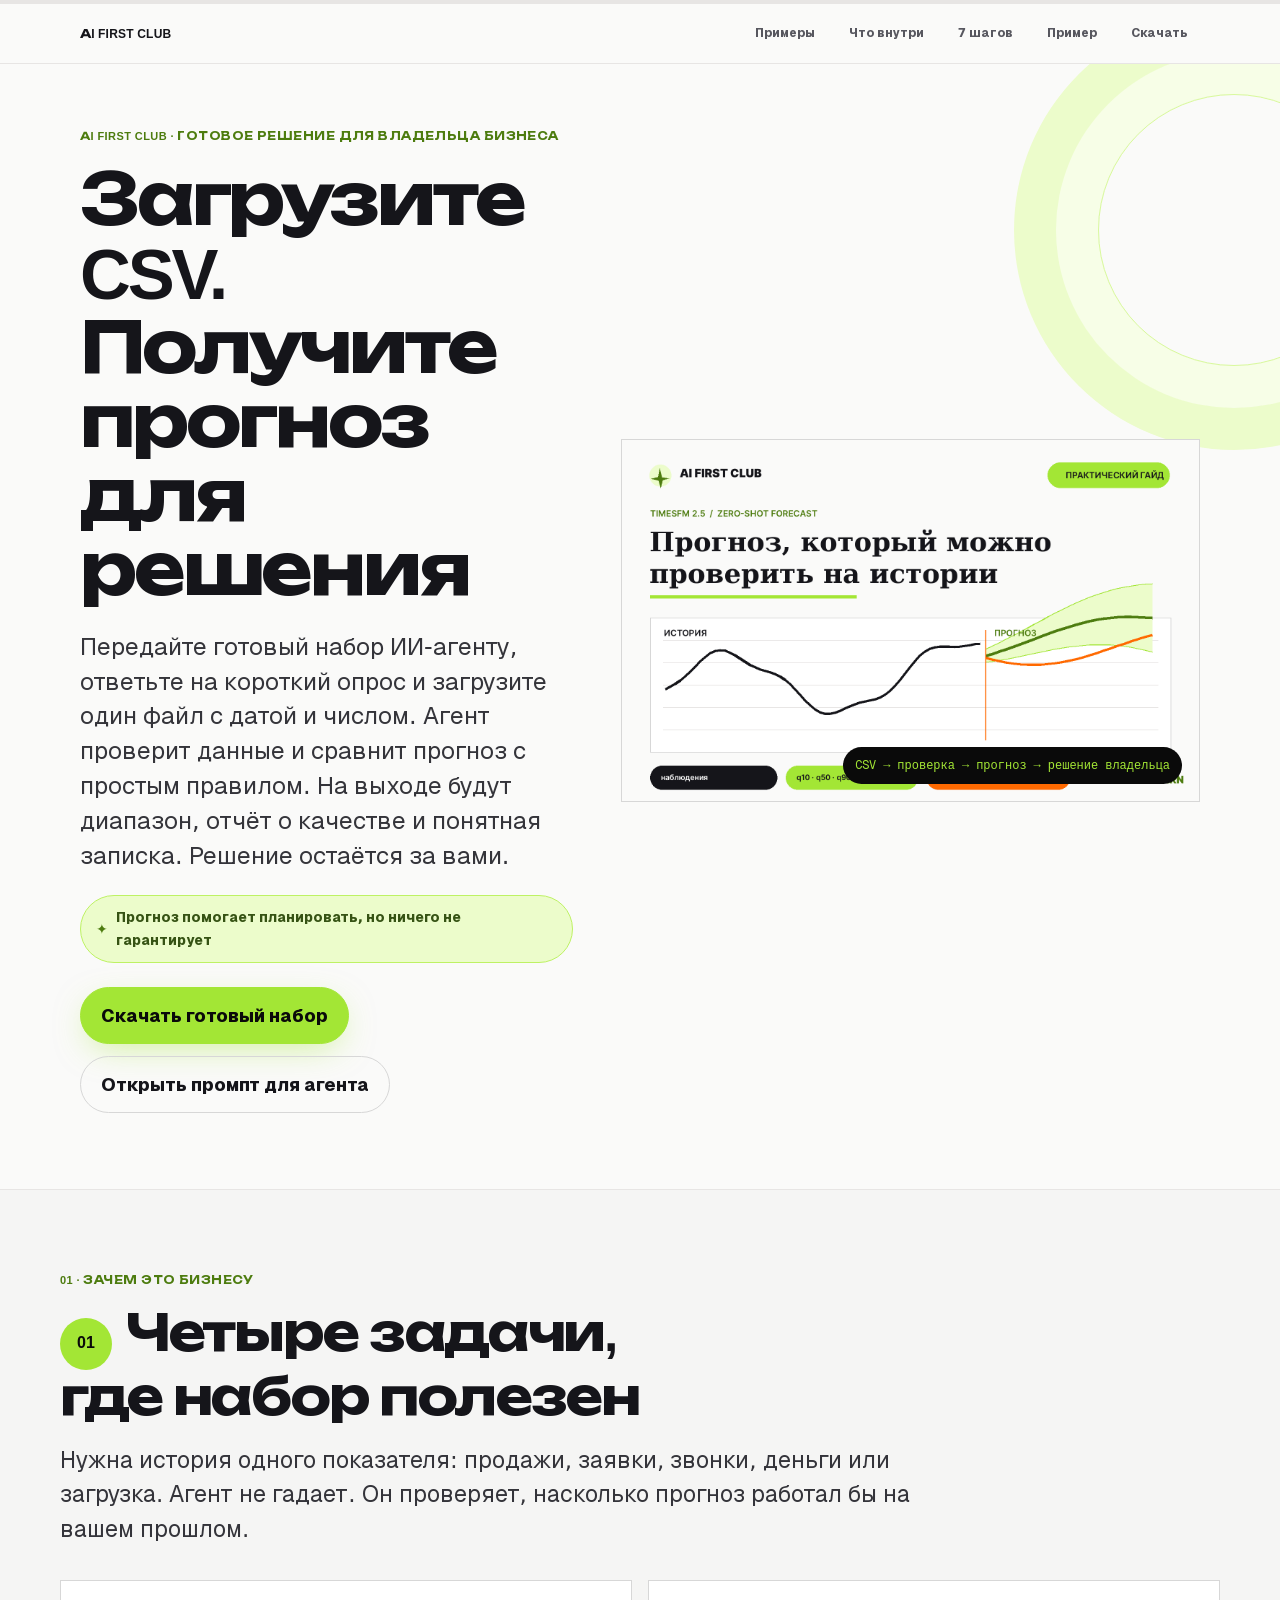
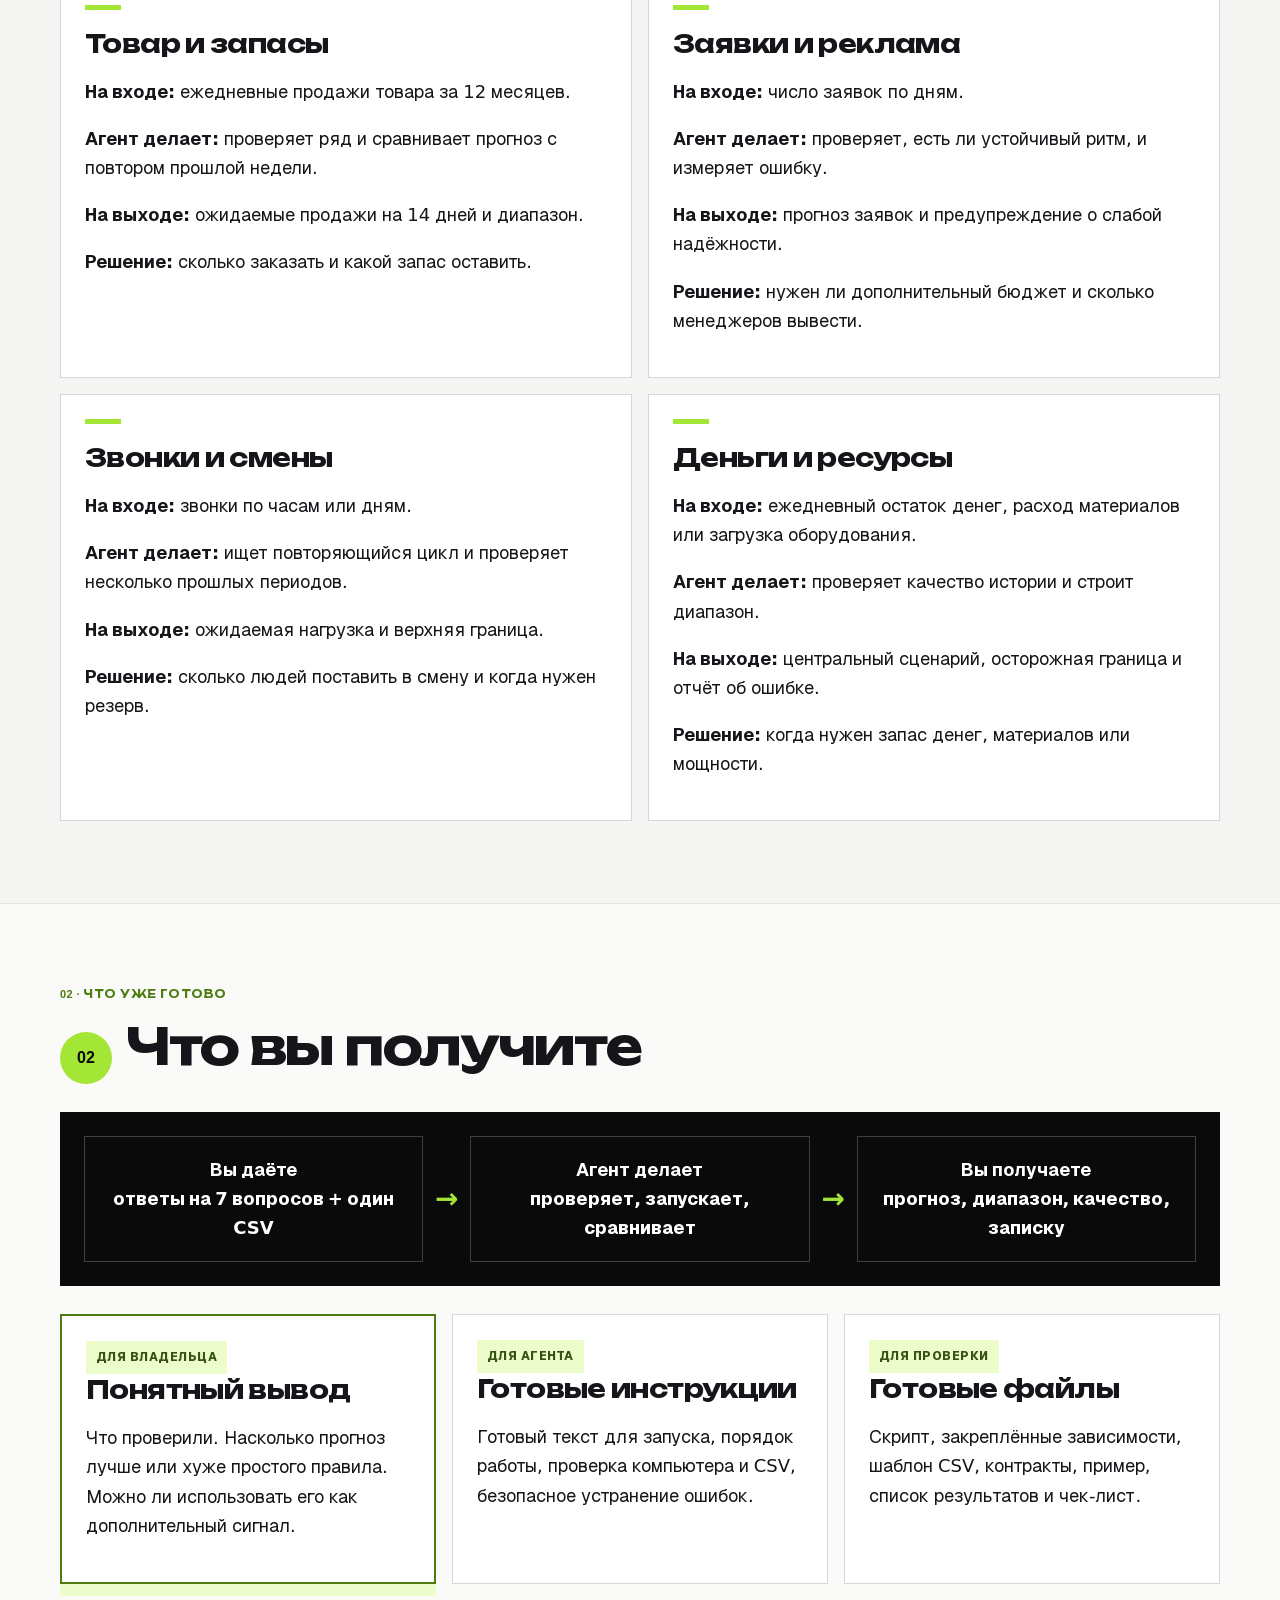
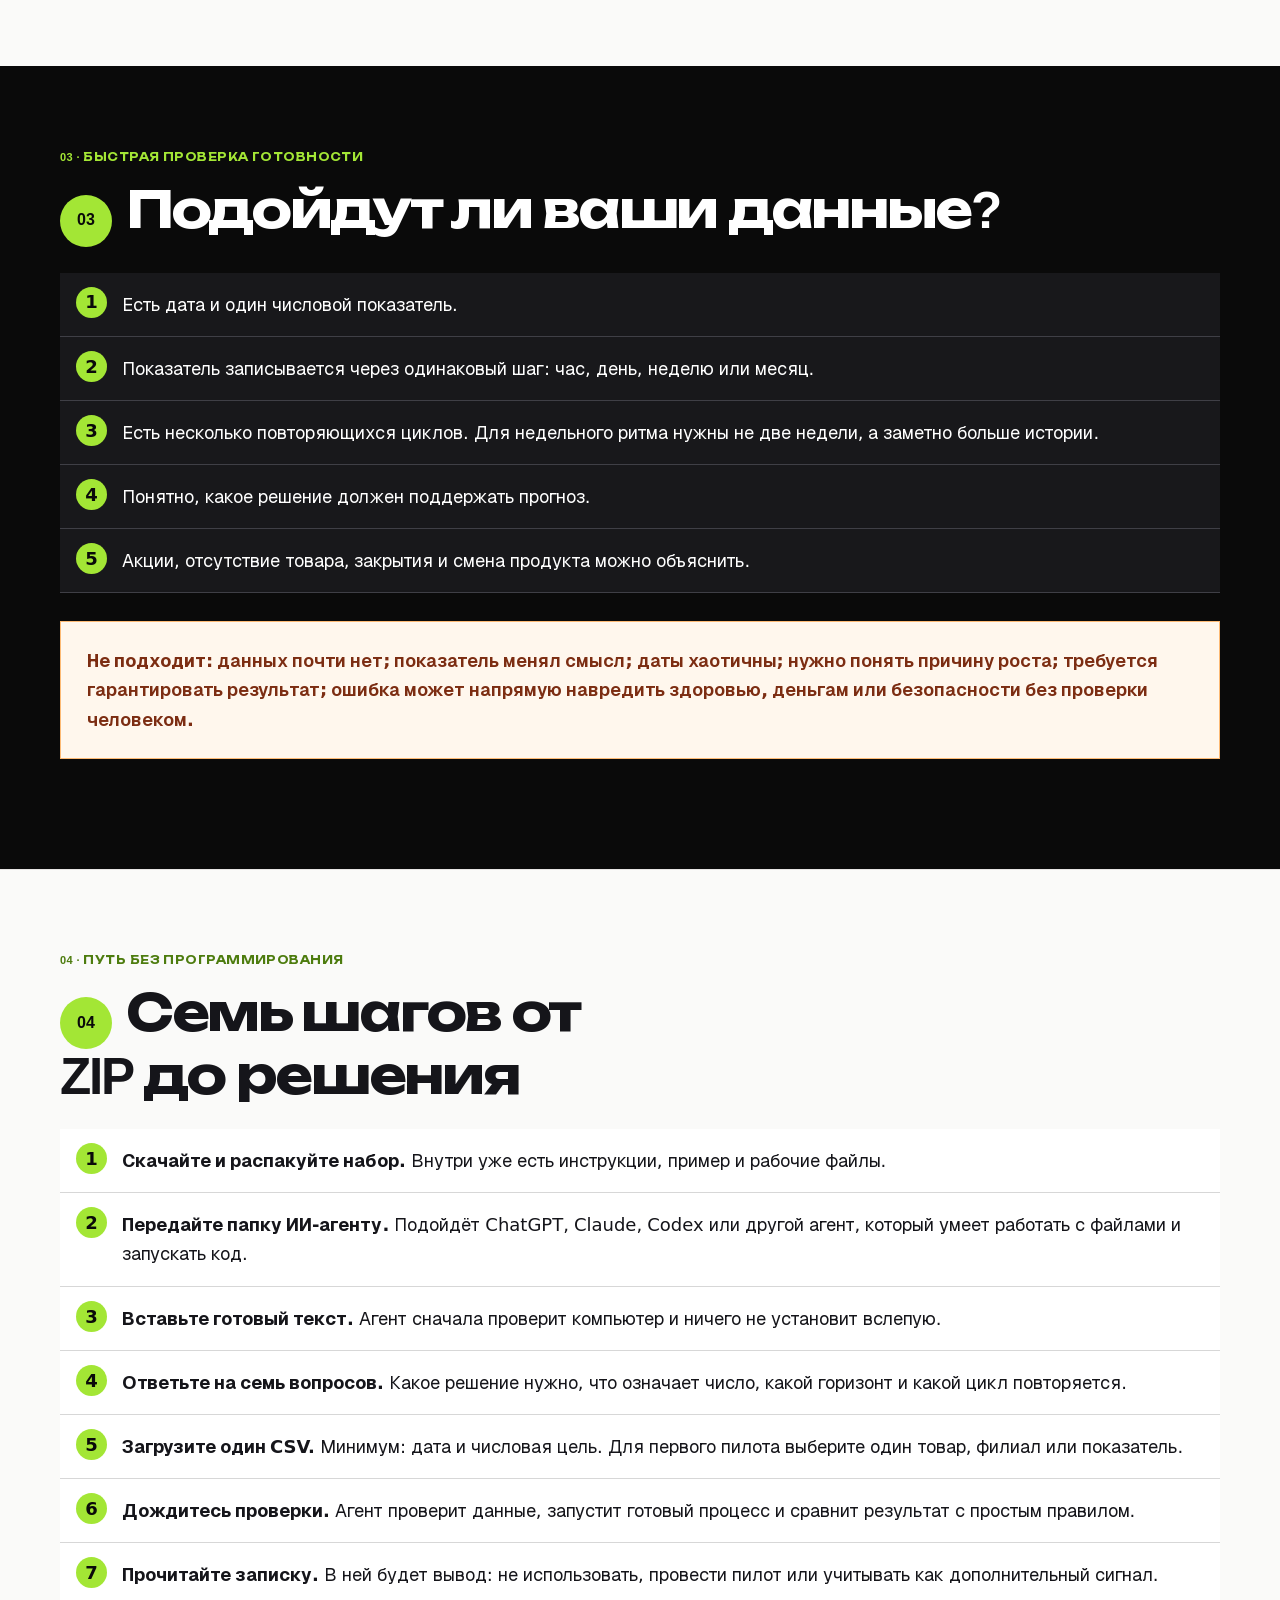
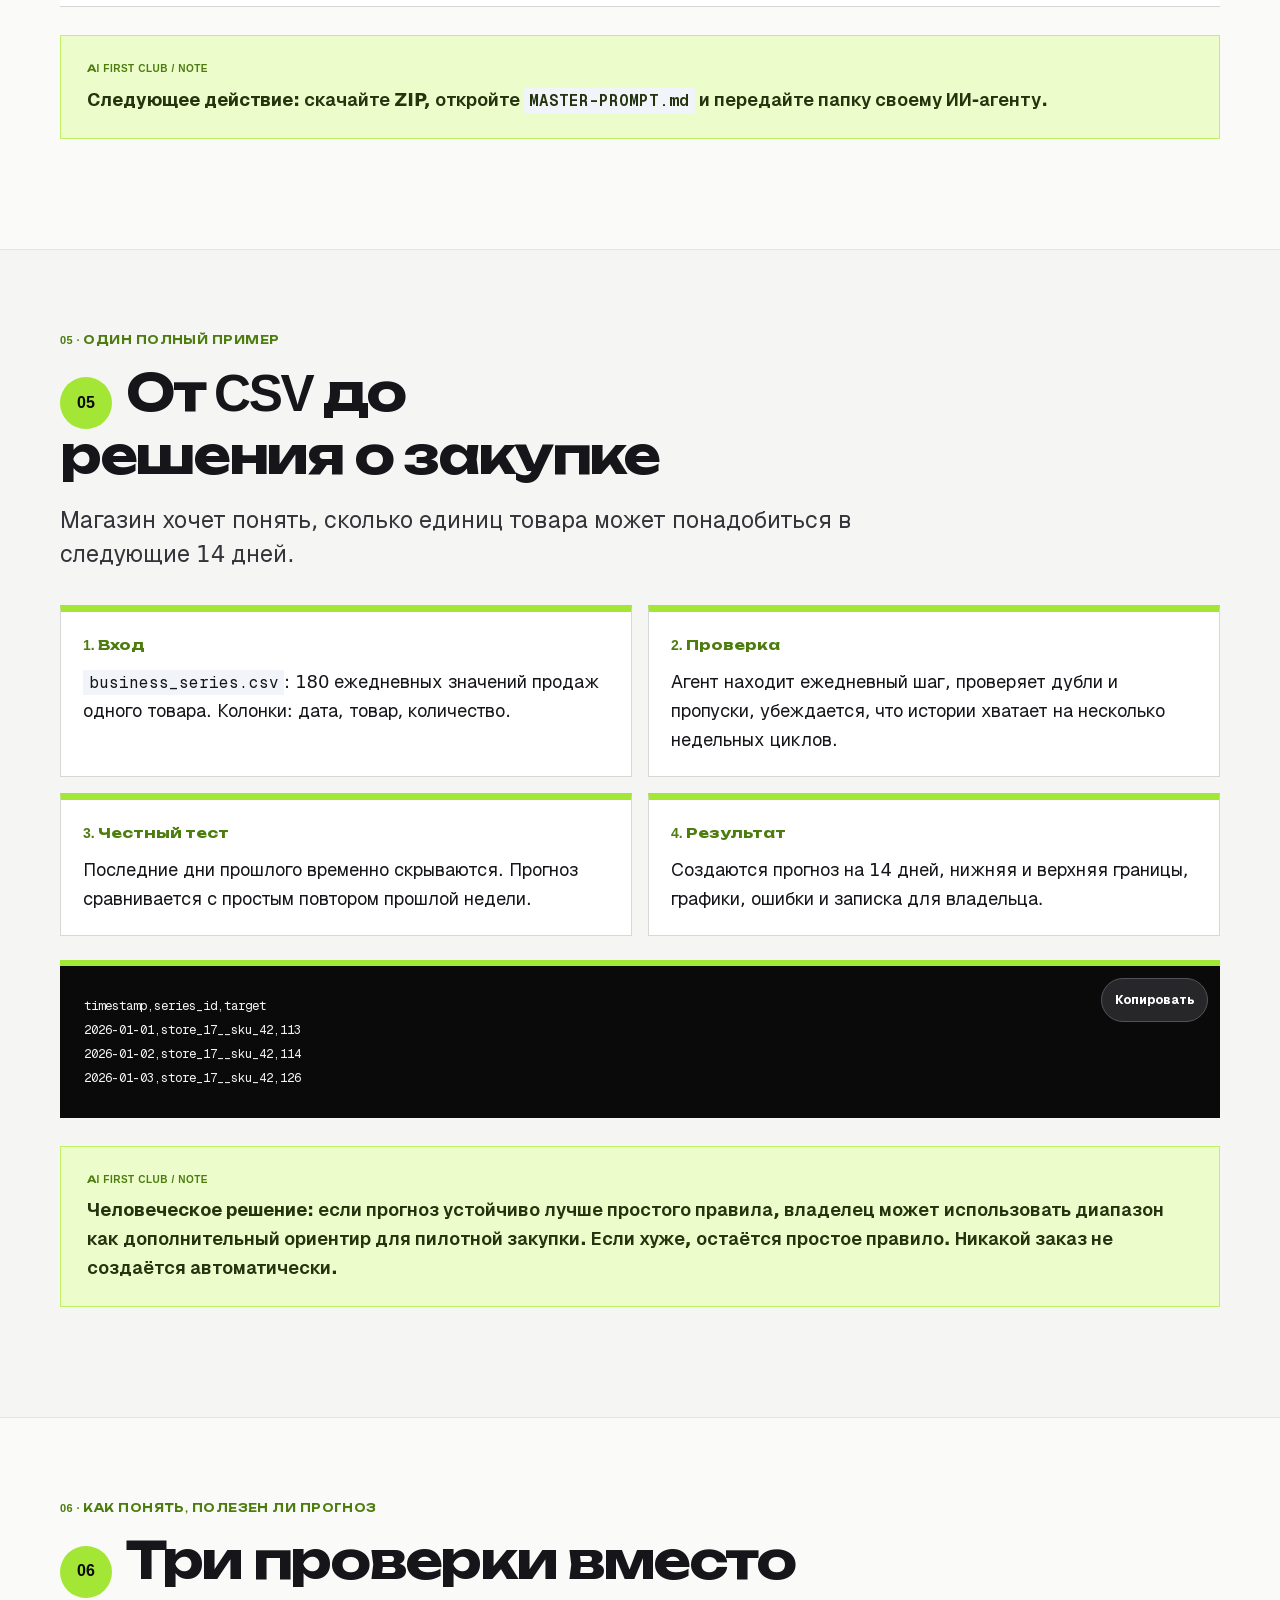
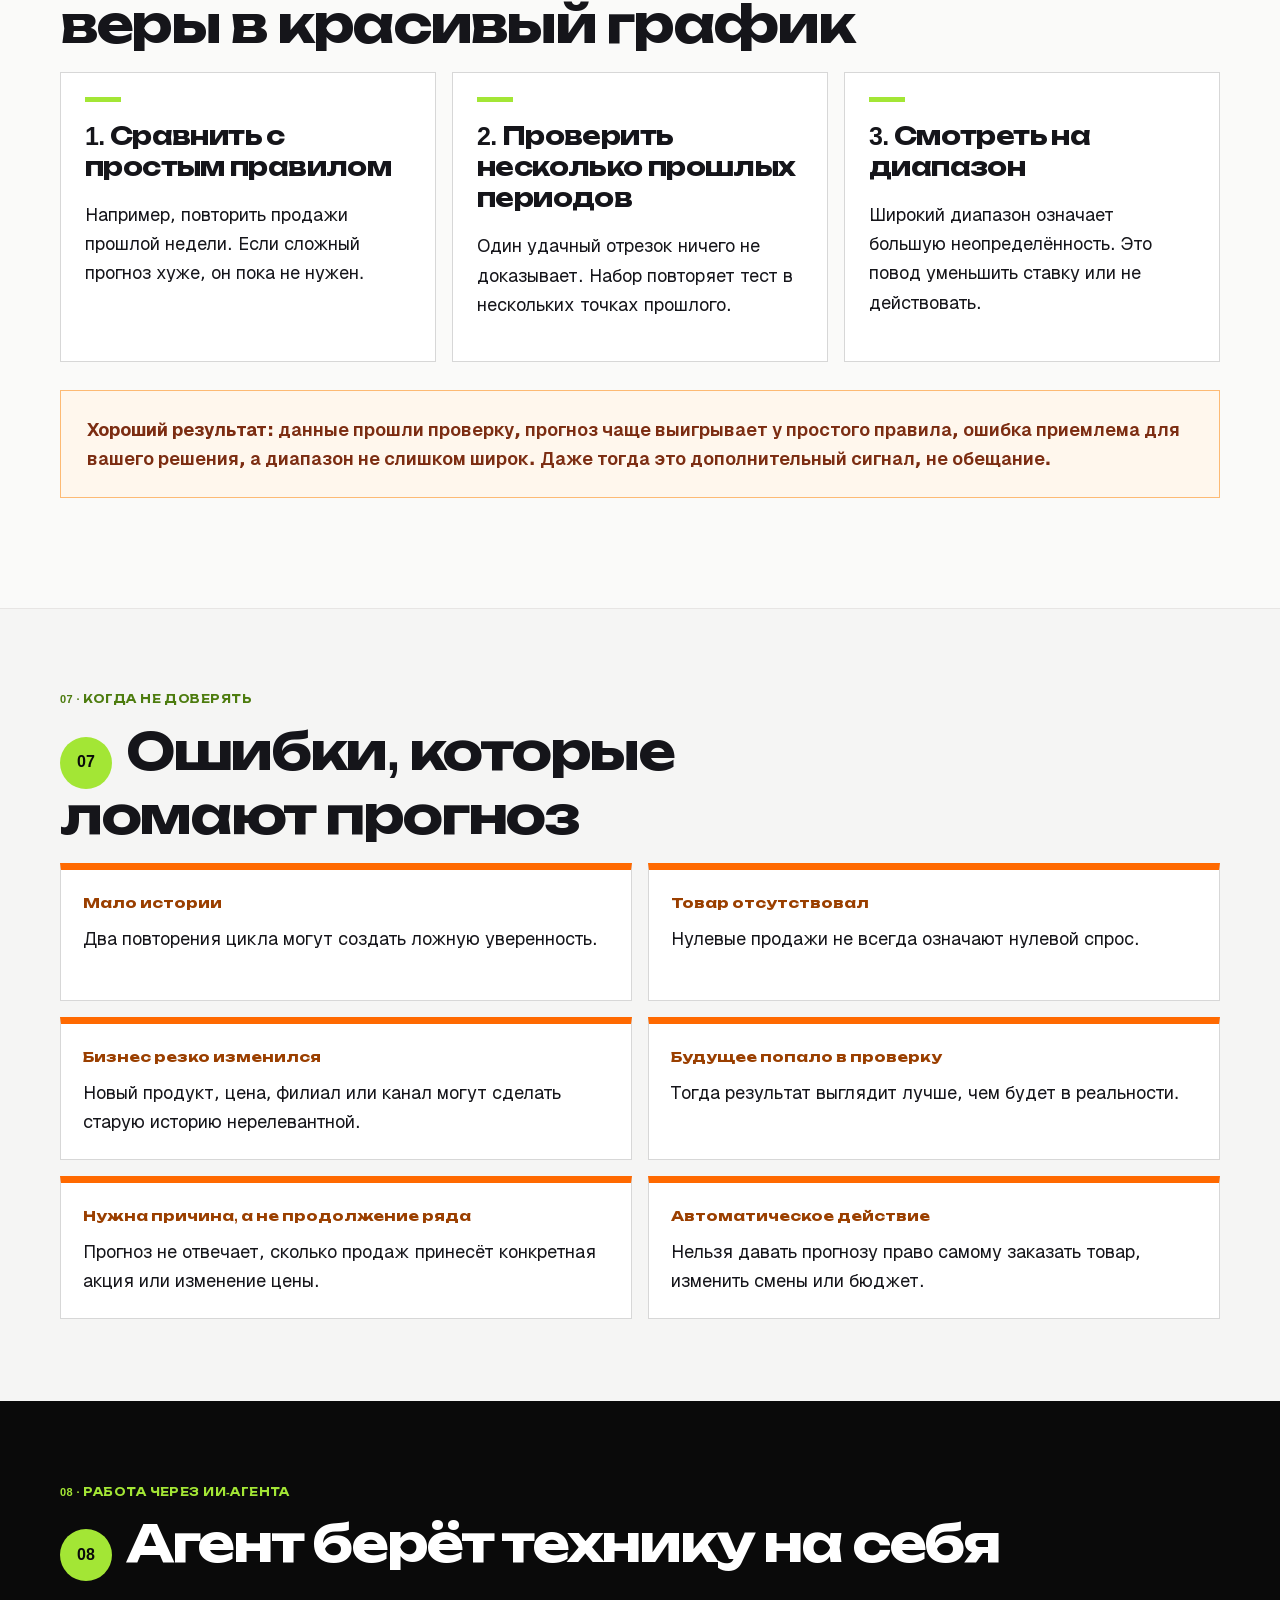
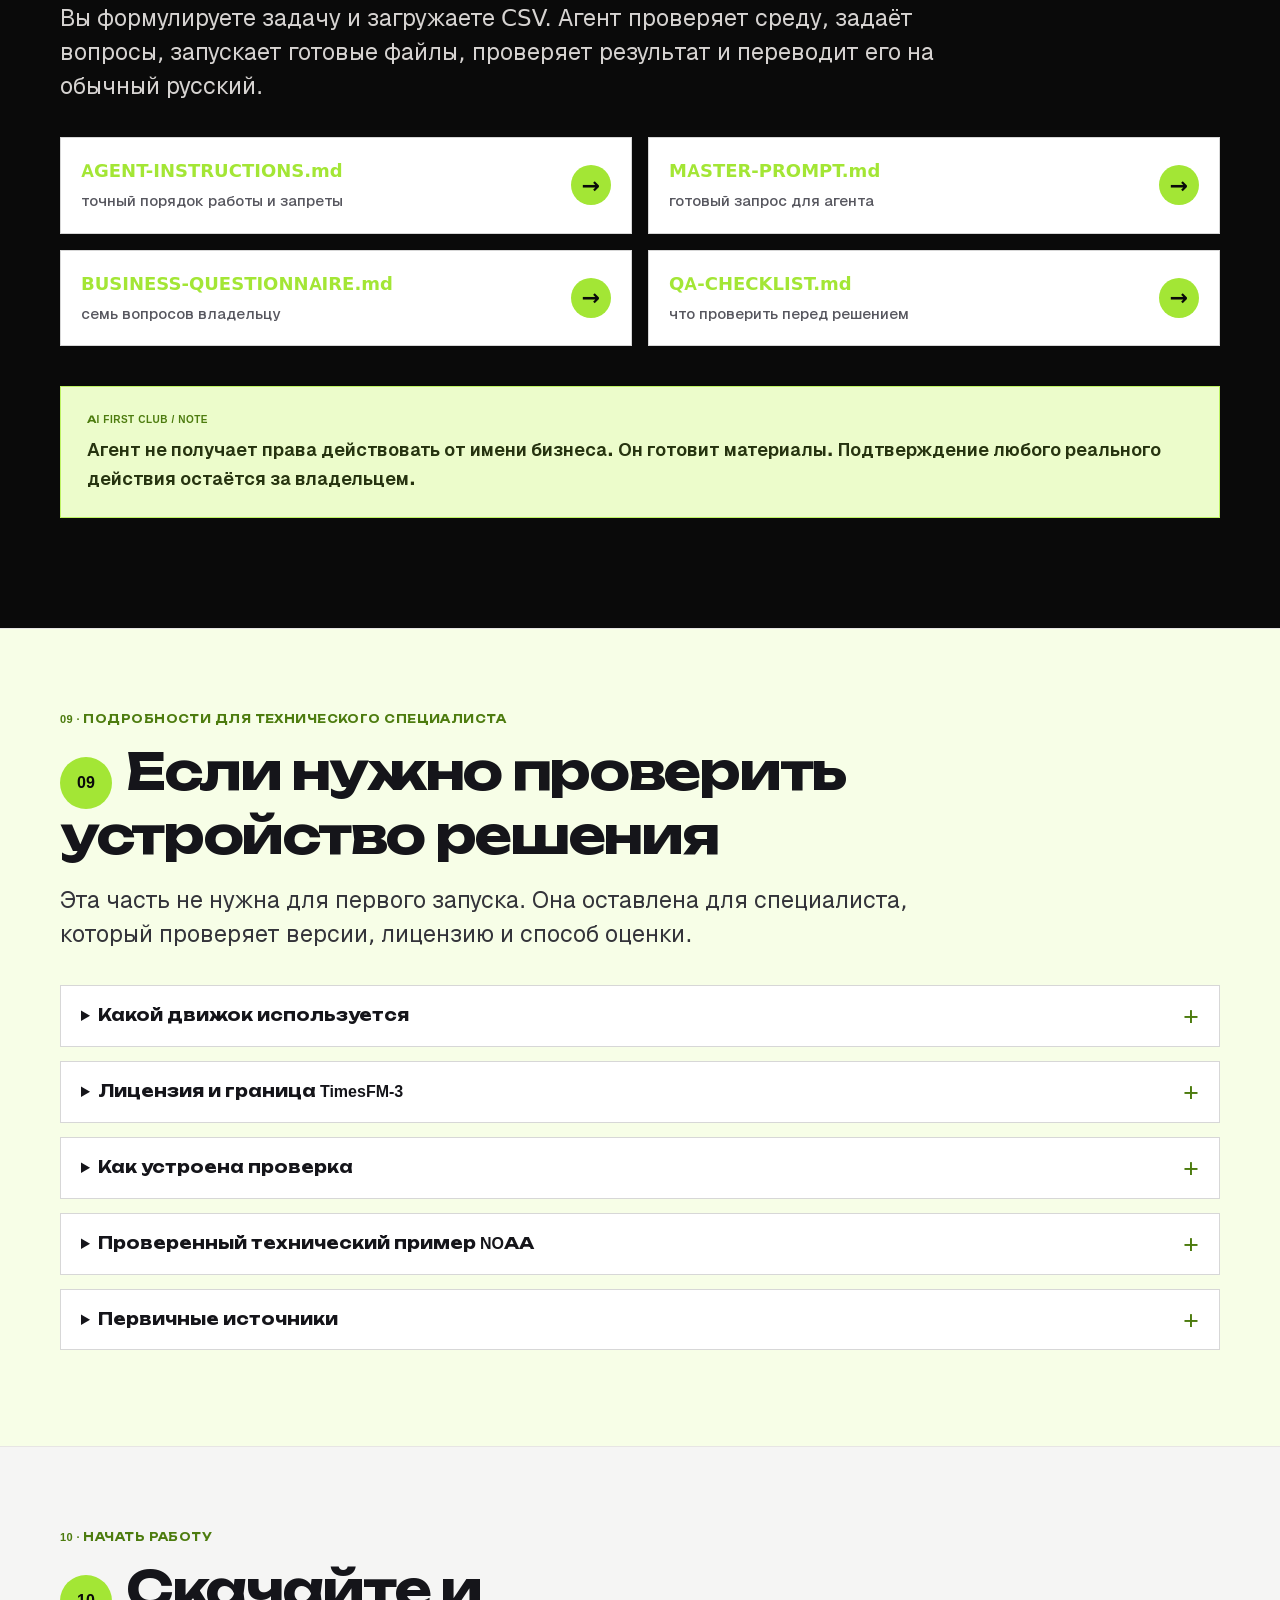
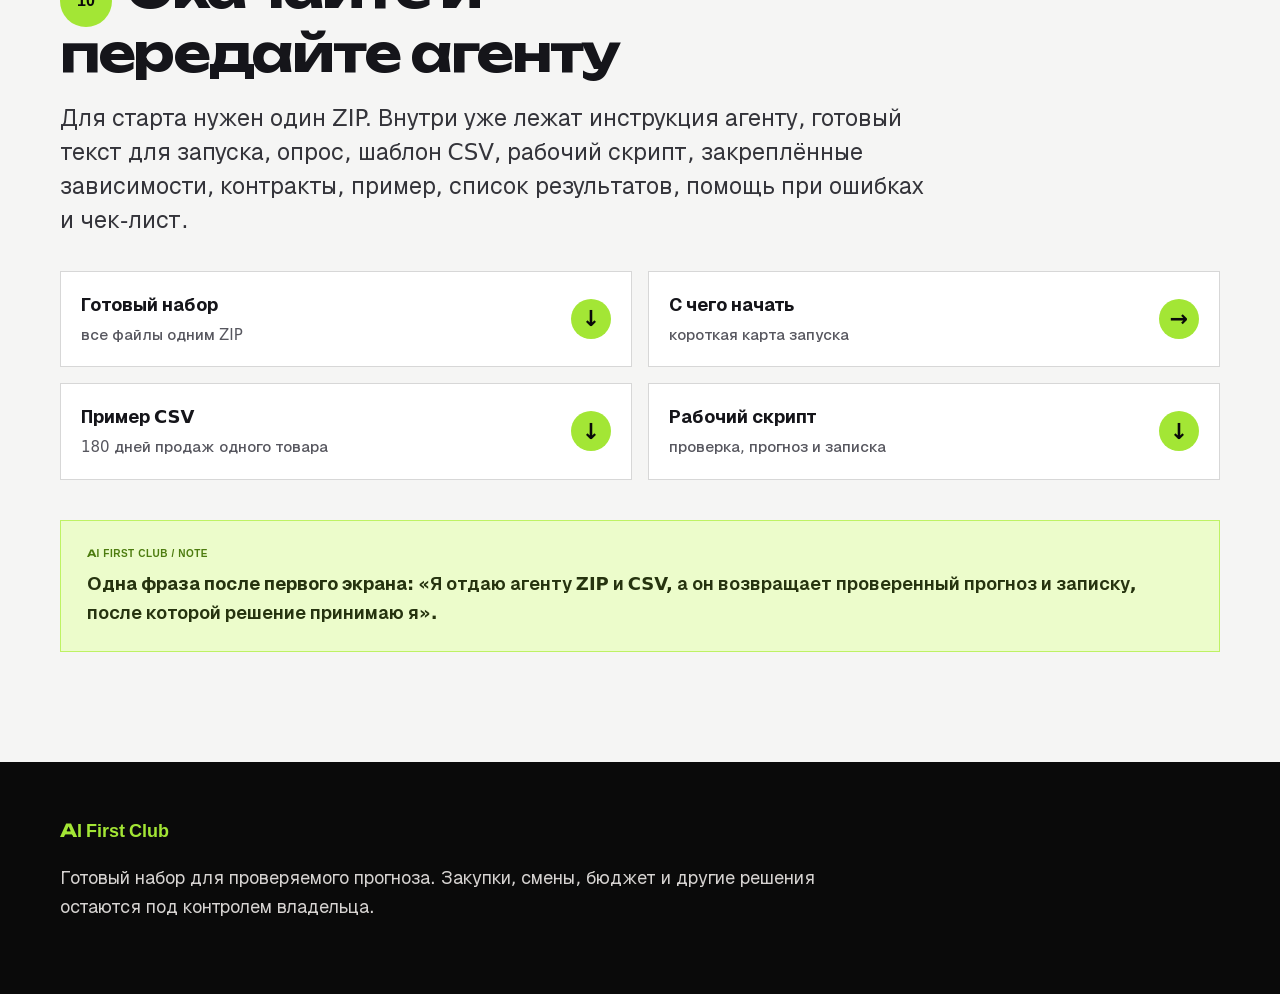
<file: index.html>
<!doctype html>
<html lang="ru">
<head>
<meta charset="utf-8"><meta name="viewport" content="width=device-width,initial-scale=1">
<title>Готовый набор для прогноза продаж и нагрузки с ИИ-агентом</title>
<meta name="description" content="Передайте набор ИИ-агенту, ответьте на короткий опрос и загрузите CSV. Получите проверенный прогноз, диапазон, отчёт о качестве и понятную записку для решения владельца.">
<meta name="theme-color" content="#A3E635"><link rel="icon" href="data:image/svg+xml,%3Csvg xmlns='http://www.w3.org/2000/svg' viewBox='0 0 64 64'%3E%3Ccircle cx='32' cy='32' r='30' fill='%23ECFCCB'/%3E%3Cpath fill='%234D7C0F' d='M27 8c1 12 6 17 18 18-12 1-17 6-18 18-1-12-6-17-18-18 12-1 17-6 18-18zm22 28c0 7 2 9 9 9-7 0-9 2-9 9 0-7-2-9-9-9 7 0 9-2 9-9z'/%3E%3C/svg%3E'>
<meta property="og:type" content="article"><meta property="og:site_name" content="AI First Club"><meta property="og:title" content="Готовый набор для прогноза с ИИ-агентом"><meta property="og:description" content="Один CSV на входе. Проверенный прогноз, диапазон и записка для владельца на выходе."><meta property="og:image" content="assets/timesfm_ai_first_club_hero_1600x1000.png">
<link rel="stylesheet" href="styles.css"><script defer src="app.js"></script>
</head>
<body>
<a class="skip" href="#content">К содержанию</a>
<header class="progress-shell" aria-label="Прогресс чтения"><div class="progress-line"><span id="progress"></span></div><nav class="progress-nav"><a href="#cases">Примеры</a><a href="#kit">Что внутри</a><a href="#steps">7 шагов</a><a href="#example">Пример</a><a href="#download">Скачать</a></nav></header>
<main id="content">
<section class="hero" id="start"><div class="hero-grid"><div><div class="eyebrow">AI First Club · готовое решение для владельца бизнеса</div><h1>Загрузите CSV. Получите прогноз для решения</h1><p class="lede">Передайте готовый набор ИИ-агенту, ответьте на короткий опрос и загрузите один файл с датой и числом. Агент проверит данные и сравнит прогноз с простым правилом. На выходе будут диапазон, отчёт о качестве и понятная записка. Решение остаётся за вами.</p><div class="truth-chip">Прогноз помогает планировать, но ничего не гарантирует</div><div class="button-row"><a class="btn" download href="downloads/timesfm-2.5-starter-pack.zip">Скачать готовый набор</a><a class="btn secondary" href="downloads/MASTER-PROMPT.md">Открыть промпт для агента</a></div></div><figure class="hero-figure"><img src="assets/timesfm_ai_first_club_hero_1600x1000.png" width="1600" height="1000" alt="История показателя, граница проверки, прогнозный диапазон и решения по запасам, команде, мощности и бюджету"><figcaption class="stamp">CSV → проверка → прогноз → решение владельца</figcaption></figure></div></section>
<section class="section paper-alt" id="cases"><div class="inner"><div class="eyebrow">01 · Зачем это бизнесу</div><h2><span class="num">01</span>Четыре задачи, где набор полезен</h2><p class="section-intro">Нужна история одного показателя: продажи, заявки, звонки, деньги или загрузка. Агент не гадает. Он проверяет, насколько прогноз работал бы на вашем прошлом.</p><div class="grid-2">
<article class="proof"><h3>Товар и запасы</h3><p><b>На входе:</b> ежедневные продажи товара за 12 месяцев.</p><p><b>Агент делает:</b> проверяет ряд и сравнивает прогноз с повтором прошлой недели.</p><p><b>На выходе:</b> ожидаемые продажи на 14 дней и диапазон.</p><p><b>Решение:</b> сколько заказать и какой запас оставить.</p></article>
<article class="proof"><h3>Заявки и реклама</h3><p><b>На входе:</b> число заявок по дням.</p><p><b>Агент делает:</b> проверяет, есть ли устойчивый ритм, и измеряет ошибку.</p><p><b>На выходе:</b> прогноз заявок и предупреждение о слабой надёжности.</p><p><b>Решение:</b> нужен ли дополнительный бюджет и сколько менеджеров вывести.</p></article>
<article class="proof"><h3>Звонки и смены</h3><p><b>На входе:</b> звонки по часам или дням.</p><p><b>Агент делает:</b> ищет повторяющийся цикл и проверяет несколько прошлых периодов.</p><p><b>На выходе:</b> ожидаемая нагрузка и верхняя граница.</p><p><b>Решение:</b> сколько людей поставить в смену и когда нужен резерв.</p></article>
<article class="proof"><h3>Деньги и ресурсы</h3><p><b>На входе:</b> ежедневный остаток денег, расход материалов или загрузка оборудования.</p><p><b>Агент делает:</b> проверяет качество истории и строит диапазон.</p><p><b>На выходе:</b> центральный сценарий, осторожная граница и отчёт об ошибке.</p><p><b>Решение:</b> когда нужен запас денег, материалов или мощности.</p></article>
</div></div></section>
<section class="section" id="kit"><div class="inner"><div class="eyebrow">02 · Что уже готово</div><h2><span class="num">02</span>Что вы получите</h2><div class="diagram"><div><b>Вы даёте</b><br>ответы на 7 вопросов + один CSV</div><span class="arrow">→</span><div><b>Агент делает</b><br>проверяет, запускает, сравнивает</div><span class="arrow">→</span><div><b>Вы получаете</b><br>прогноз, диапазон, качество, записку</div></div><div class="grid-3"><div class="route main"><span class="tag">Для владельца</span><h3>Понятный вывод</h3><p>Что проверили. Насколько прогноз лучше или хуже простого правила. Можно ли использовать его как дополнительный сигнал.</p></div><div class="route"><span class="tag">Для агента</span><h3>Готовые инструкции</h3><p>Готовый текст для запуска, порядок работы, проверка компьютера и CSV, безопасное устранение ошибок.</p></div><div class="route"><span class="tag">Для проверки</span><h3>Готовые файлы</h3><p>Скрипт, закреплённые зависимости, шаблон CSV, контракты, пример, список результатов и чек-лист.</p></div></div></div></section>
<section class="section dark" id="ready"><div class="inner"><div class="eyebrow">03 · Быстрая проверка готовности</div><h2><span class="num">03</span>Подойдут ли ваши данные?</h2><ul class="checks"><li>Есть дата и один числовой показатель.</li><li>Показатель записывается через одинаковый шаг: час, день, неделю или месяц.</li><li>Есть несколько повторяющихся циклов. Для недельного ритма нужны не две недели, а заметно больше истории.</li><li>Понятно, какое решение должен поддержать прогноз.</li><li>Акции, отсутствие товара, закрытия и смена продукта можно объяснить.</li></ul><div class="warning"><b>Не подходит:</b> данных почти нет; показатель менял смысл; даты хаотичны; нужно понять причину роста; требуется гарантировать результат; ошибка может напрямую навредить здоровью, деньгам или безопасности без проверки человеком.</div></div></section>
<section class="section" id="steps"><div class="inner"><div class="eyebrow">04 · Путь без программирования</div><h2><span class="num">04</span>Семь шагов от ZIP до решения</h2><ol class="checks"><li><b>Скачайте и распакуйте набор.</b> Внутри уже есть инструкции, пример и рабочие файлы.</li><li><b>Передайте папку ИИ-агенту.</b> Подойдёт ChatGPT, Claude, Codex или другой агент, который умеет работать с файлами и запускать код.</li><li><b>Вставьте готовый текст.</b> Агент сначала проверит компьютер и ничего не установит вслепую.</li><li><b>Ответьте на семь вопросов.</b> Какое решение нужно, что означает число, какой горизонт и какой цикл повторяется.</li><li><b>Загрузите один CSV.</b> Минимум: дата и числовая цель. Для первого пилота выберите один товар, филиал или показатель.</li><li><b>Дождитесь проверки.</b> Агент проверит данные, запустит готовый процесс и сравнит результат с простым правилом.</li><li><b>Прочитайте записку.</b> В ней будет вывод: не использовать, провести пилот или учитывать как дополнительный сигнал.</li></ol><div class="callout"><b>Следующее действие:</b> скачайте ZIP, откройте <code>MASTER-PROMPT.md</code> и передайте папку своему ИИ-агенту.</div></div></section>
<section class="section paper-alt" id="example"><div class="inner"><div class="eyebrow">05 · Один полный пример</div><h2><span class="num">05</span>От CSV до решения о закупке</h2><p class="section-intro">Магазин хочет понять, сколько единиц товара может понадобиться в следующие 14 дней.</p><div class="grid-2"><div class="rail"><strong>1. Вход</strong><code>business_series.csv</code>: 180 ежедневных значений продаж одного товара. Колонки: дата, товар, количество.</div><div class="rail"><strong>2. Проверка</strong>Агент находит ежедневный шаг, проверяет дубли и пропуски, убеждается, что истории хватает на несколько недельных циклов.</div><div class="rail"><strong>3. Честный тест</strong>Последние дни прошлого временно скрываются. Прогноз сравнивается с простым повтором прошлой недели.</div><div class="rail"><strong>4. Результат</strong>Создаются прогноз на 14 дней, нижняя и верхняя границы, графики, ошибки и записка для владельца.</div></div><div class="code-wrap"><button class="copy">Копировать</button><pre><code>timestamp,series_id,target
2026-01-01,store_17__sku_42,113
2026-01-02,store_17__sku_42,114
2026-01-03,store_17__sku_42,126</code></pre></div><div class="callout"><b>Человеческое решение:</b> если прогноз устойчиво лучше простого правила, владелец может использовать диапазон как дополнительный ориентир для пилотной закупки. Если хуже, остаётся простое правило. Никакой заказ не создаётся автоматически.</div></div></section>
<section class="section" id="quality"><div class="inner"><div class="eyebrow">06 · Как понять, полезен ли прогноз</div><h2><span class="num">06</span>Три проверки вместо веры в красивый график</h2><div class="grid-3"><article class="proof"><h3>1. Сравнить с простым правилом</h3><p>Например, повторить продажи прошлой недели. Если сложный прогноз хуже, он пока не нужен.</p></article><article class="proof"><h3>2. Проверить несколько прошлых периодов</h3><p>Один удачный отрезок ничего не доказывает. Набор повторяет тест в нескольких точках прошлого.</p></article><article class="proof"><h3>3. Смотреть на диапазон</h3><p>Широкий диапазон означает большую неопределённость. Это повод уменьшить ставку или не действовать.</p></article></div><div class="warning"><b>Хороший результат:</b> данные прошли проверку, прогноз чаще выигрывает у простого правила, ошибка приемлема для вашего решения, а диапазон не слишком широк. Даже тогда это дополнительный сигнал, не обещание.</div></div></section>
<section class="section paper-alt" id="mistakes"><div class="inner"><div class="eyebrow">07 · Когда не доверять</div><h2><span class="num">07</span>Ошибки, которые ломают прогноз</h2><div class="grid-2"><div class="rail fail"><strong>Мало истории</strong>Два повторения цикла могут создать ложную уверенность.</div><div class="rail fail"><strong>Товар отсутствовал</strong>Нулевые продажи не всегда означают нулевой спрос.</div><div class="rail fail"><strong>Бизнес резко изменился</strong>Новый продукт, цена, филиал или канал могут сделать старую историю нерелевантной.</div><div class="rail fail"><strong>Будущее попало в проверку</strong>Тогда результат выглядит лучше, чем будет в реальности.</div><div class="rail fail"><strong>Нужна причина, а не продолжение ряда</strong>Прогноз не отвечает, сколько продаж принесёт конкретная акция или изменение цены.</div><div class="rail fail"><strong>Автоматическое действие</strong>Нельзя давать прогнозу право самому заказать товар, изменить смены или бюджет.</div></div></div></section>
<section class="section dark" id="agent"><div class="inner"><div class="eyebrow">08 · Работа через ИИ-агента</div><h2><span class="num">08</span>Агент берёт технику на себя</h2><p class="section-intro">Вы формулируете задачу и загружаете CSV. Агент проверяет среду, задаёт вопросы, запускает готовые файлы, проверяет результат и переводит его на обычный русский.</p><div class="download-list"><a class="download" href="downloads/AGENT-INSTRUCTIONS.md"><span><b>AGENT-INSTRUCTIONS.md</b><br><small>точный порядок работы и запреты</small></span><span>→</span></a><a class="download" href="downloads/MASTER-PROMPT.md"><span><b>MASTER-PROMPT.md</b><br><small>готовый запрос для агента</small></span><span>→</span></a><a class="download" href="downloads/BUSINESS-QUESTIONNAIRE.md"><span><b>BUSINESS-QUESTIONNAIRE.md</b><br><small>семь вопросов владельцу</small></span><span>→</span></a><a class="download" href="downloads/QA-CHECKLIST.md"><span><b>QA-CHECKLIST.md</b><br><small>что проверить перед решением</small></span><span>→</span></a></div><div class="callout">Агент не получает права действовать от имени бизнеса. Он готовит материалы. Подтверждение любого реального действия остаётся за владельцем.</div></div></section>
<section class="section" id="advanced"><div class="inner"><div class="eyebrow">09 · Подробности для технического специалиста</div><h2><span class="num">09</span>Если нужно проверить устройство решения</h2><p class="section-intro">Эта часть не нужна для первого запуска. Она оставлена для специалиста, который проверяет версии, лицензию и способ оценки.</p>
<details class="advanced"><summary>Какой движок используется</summary><div><p>В наборе закреплён TimesFM 2.5 от Google Research. Это модель для продолжения числовых рядов. Пакет Python имеет версию <code>timesfm==3.0.2</code>, но загружаются точные веса TimesFM 2.5 с закреплённым revision.</p><p>Model ID: <code>google/timesfm-2.5-200m-pytorch</code>. Revision: <code>1d952420fba87f3c6dee4f240de0f1a0fbc790e3</code>.</p></div></details>
<details class="advanced"><summary>Лицензия и граница TimesFM-3</summary><div><p>Основной маршрут набора использует TimesFM 2.5 self-hosted в ветке Apache-2.0 согласно официальному репозиторию. Скачанные веса TimesFM-3 имеют отдельный некоммерческий режим и не должны незаметно подменять этот маршрут.</p></div></details>
<details class="advanced"><summary>Как устроена проверка</summary><div><p>Скрипт скрывает часть прошлого, строит прогноз и сравнивает его с сезонным простым правилом на тех же датах. Затем повторяет проверку в нескольких прошлых точках. Сохраняются средняя абсолютная ошибка, относительная ошибка и покрытие диапазона q10–q90.</p></div></details>
<details class="advanced"><summary>Проверенный технический пример NOAA</summary><div><p>На сохранённом месячном ряду CO₂ rolling MAE TimesFM составила 0,4709 ppm, а seasonal naive 2,5722 ppm. Это доказательство воспроизводимости процесса на одном примере, а не обещание результата для продаж.</p></div></details>
<details class="advanced"><summary>Первичные источники</summary><div><p><a href="https://github.com/google-research/timesfm">Официальный репозиторий TimesFM</a><br><a href="https://huggingface.co/google/timesfm-2.5-200m-pytorch">Карточка TimesFM 2.5</a><br><a href="https://arxiv.org/abs/2310.10688">Оригинальная научная работа</a><br><a href="https://gml.noaa.gov/ccgg/trends/data.html">Данные NOAA</a></p></div></details>
</div></section>
<section class="section paper-alt" id="download"><div class="inner"><div class="eyebrow">10 · Начать работу</div><h2><span class="num">10</span>Скачайте и передайте агенту</h2><p class="section-intro">Для старта нужен один ZIP. Внутри уже лежат инструкция агенту, готовый текст для запуска, опрос, шаблон CSV, рабочий скрипт, закреплённые зависимости, контракты, пример, список результатов, помощь при ошибках и чек-лист.</p><div class="download-list"><a class="download" download href="downloads/timesfm-2.5-starter-pack.zip"><span><b>Готовый набор</b><br><small>все файлы одним ZIP</small></span><span>↓</span></a><a class="download" href="downloads/START-HERE.html"><span><b>С чего начать</b><br><small>короткая карта запуска</small></span><span>→</span></a><a class="download" download href="downloads/business_series.csv"><span><b>Пример CSV</b><br><small>180 дней продаж одного товара</small></span><span>↓</span></a><a class="download" download href="downloads/timesfm_workflow.py"><span><b>Рабочий скрипт</b><br><small>проверка, прогноз и записка</small></span><span>↓</span></a></div><div class="callout"><b>Одна фраза после первого экрана:</b> «Я отдаю агенту ZIP и CSV, а он возвращает проверенный прогноз и записку, после которой решение принимаю я».</div></div></section>
</main>
<a class="btn sticky-action" id="sticky-action" href="downloads/timesfm-2.5-starter-pack.zip" download>Скачать готовый набор ↓</a>
<footer class="footer"><div class="inner"><b>AI First Club</b><p>Готовый набор для проверяемого прогноза. Закупки, смены, бюджет и другие решения остаются под контролем владельца.</p></div></footer>
</body></html>
</file>
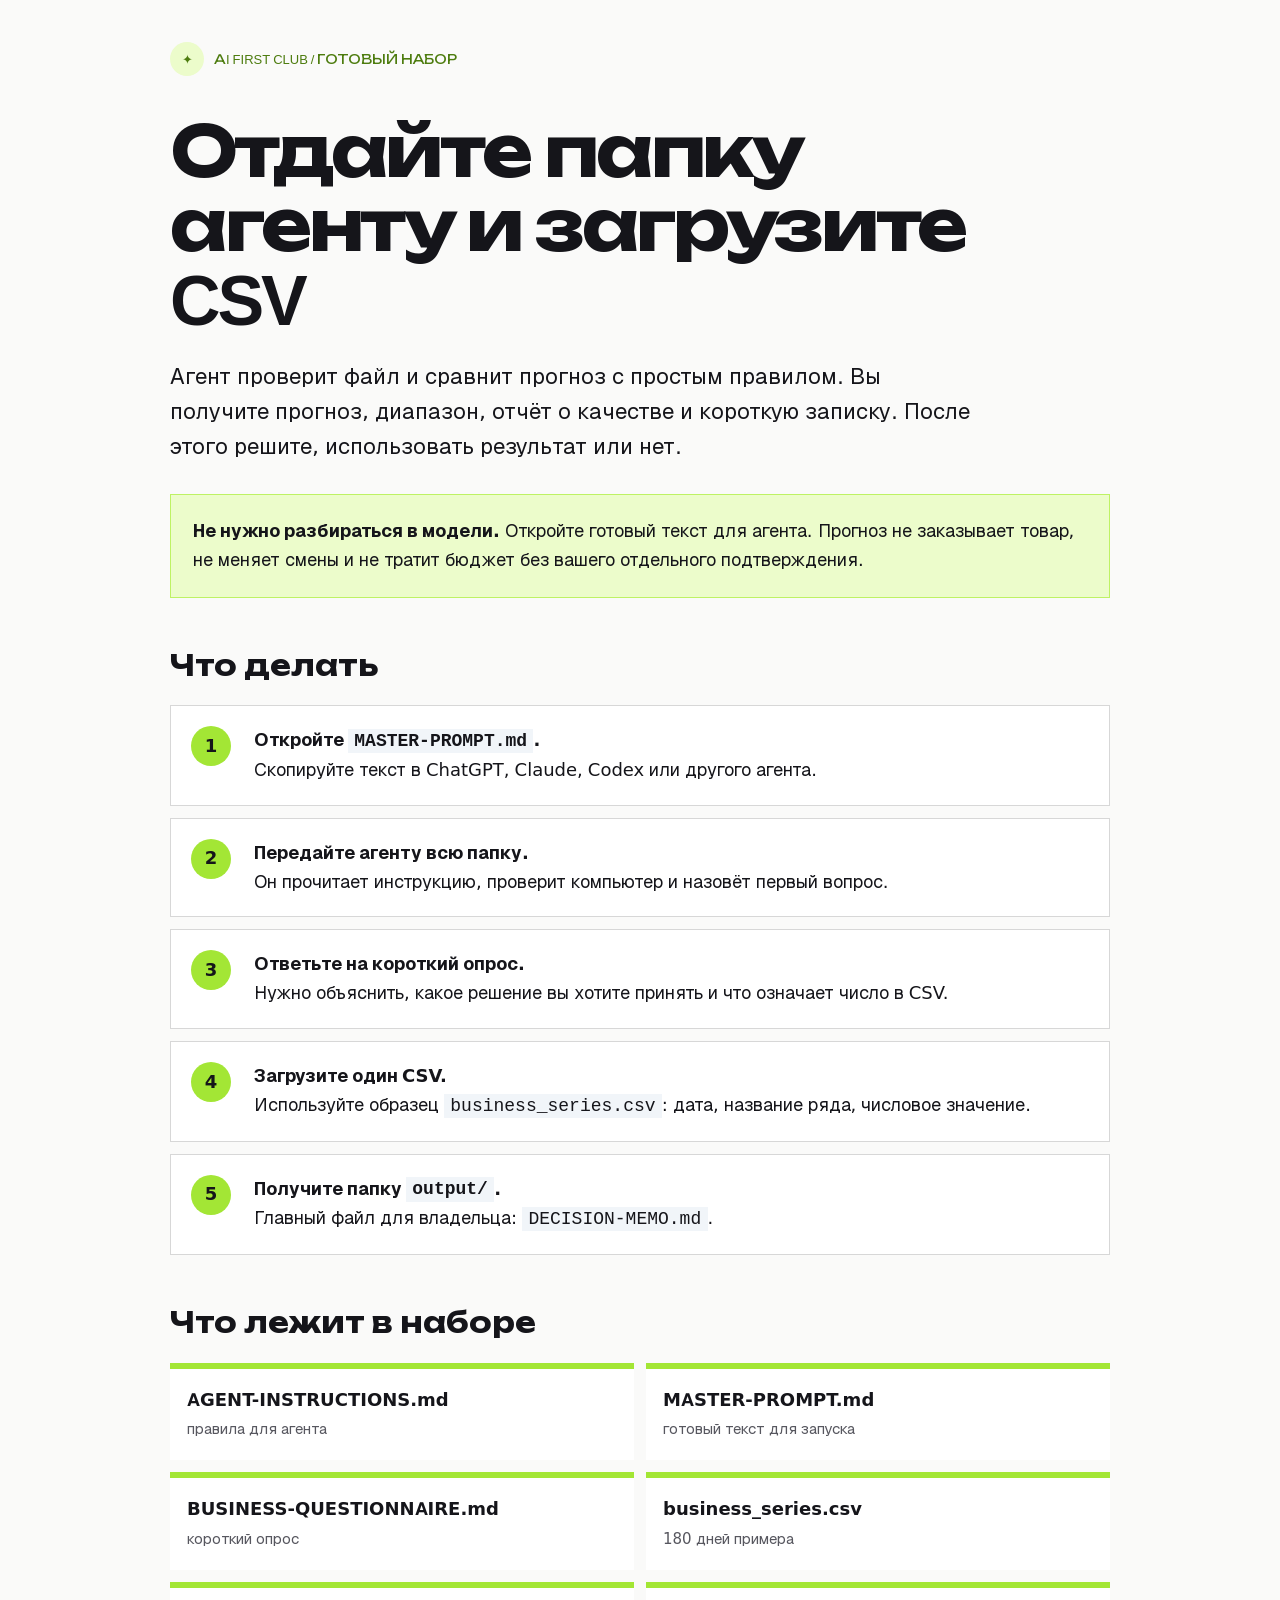
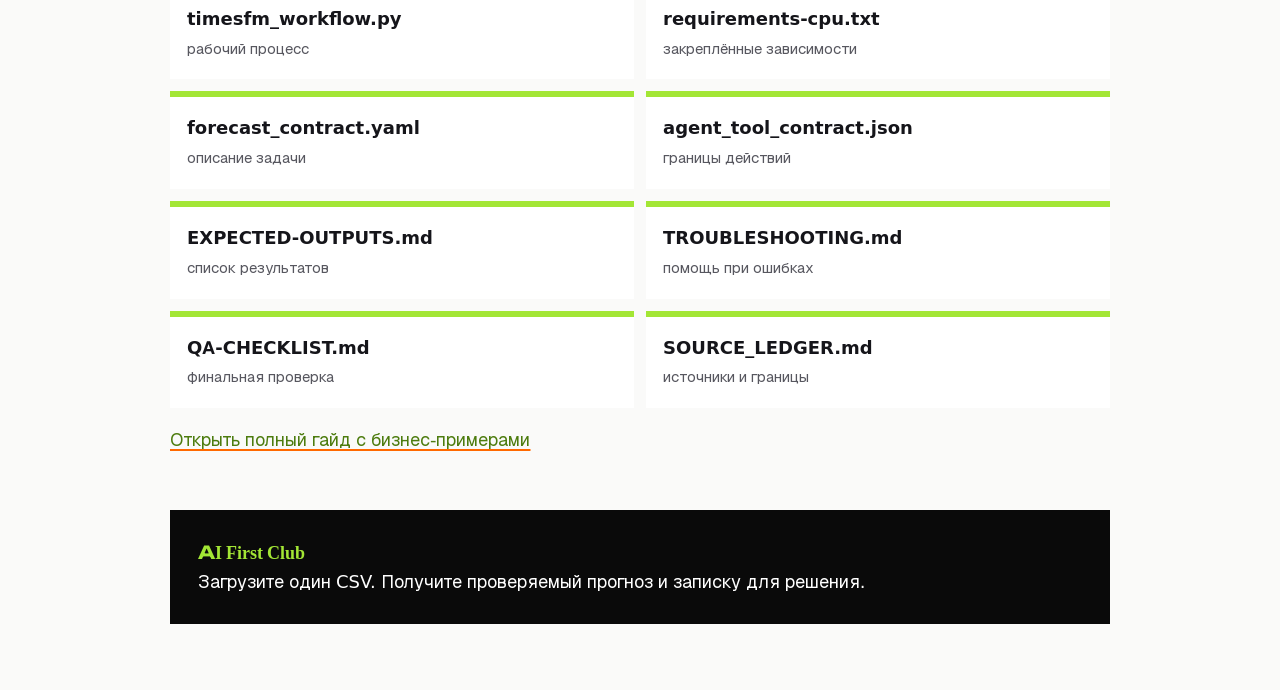
<file: downloads/START-HERE.html>
<!doctype html><html lang="ru"><head><meta charset="utf-8"><meta name="viewport" content="width=device-width,initial-scale=1"><title>Начните здесь · прогноз с ИИ-агентом</title><style>@font-face{font-family:Geist;src:url('../assets/fonts/geist-cyrillic.woff2')}@font-face{font-family:Unbounded;src:url('../assets/fonts/unbounded-cyrillic.woff2')}*{box-sizing:border-box}body{margin:0;background:#fafaf9;color:#15151a;font:18px/1.6 Geist,system-ui}.wrap{max-width:980px;margin:auto;padding:42px 20px 70px}.brand,h1,h2{font-family:Unbounded,Geist,sans-serif}.brand{font-size:13px;color:#4d7c0f;margin-bottom:38px}.brand:before{content:'✦';display:inline-grid;place-items:center;width:34px;height:34px;border-radius:50%;background:#ecfccb;margin-right:10px}h1{font-size:clamp(39px,7vw,70px);line-height:1.06;letter-spacing:-.045em;max-width:900px;margin:0 0 22px}h2{font-size:28px;line-height:1.15;margin-top:52px}.lead{font-size:22px;max-width:800px}.note{background:#ecfccb;border:1px solid #bef264;padding:22px;margin:30px 0}.steps{counter-reset:s;display:grid;gap:12px}.step{counter-increment:s;display:grid;grid-template-columns:48px 1fr;gap:15px;padding:20px;border:1px solid #d7d7d7;background:#fff}.step:before{content:counter(s);display:grid;place-items:center;width:40px;height:40px;border-radius:50%;background:#a3e635;font-weight:800}.files{display:grid;grid-template-columns:1fr 1fr;gap:12px}.file{padding:17px;border-top:6px solid #a3e635;background:#fff}.file b{display:block}.file small{color:#57575f}code{font-family:ui-monospace,monospace;background:#f1f5f9;padding:.12em .35em}a{color:#4d7c0f;text-decoration-color:#ff6900;text-decoration-thickness:2px;text-underline-offset:.18em}.footer{margin-top:55px;padding:28px;background:#0a0a0a;color:#fff}.footer b{font-family:Unbounded;color:#a3e635}@media(max-width:650px){.files{grid-template-columns:1fr}.wrap{padding:28px 15px}.step{grid-template-columns:40px 1fr;padding:16px}h1{font-size:39px}}</style></head><body><main class="wrap"><div class="brand">AI FIRST CLUB / ГОТОВЫЙ НАБОР</div><h1>Отдайте папку агенту и загрузите CSV</h1><p class="lead">Агент проверит файл и сравнит прогноз с простым правилом. Вы получите прогноз, диапазон, отчёт о качестве и короткую записку. После этого решите, использовать результат или нет.</p><div class="note"><b>Не нужно разбираться в модели.</b> Откройте готовый текст для агента. Прогноз не заказывает товар, не меняет смены и не тратит бюджет без вашего отдельного подтверждения.</div><h2>Что делать</h2><div class="steps"><div class="step"><div><b>Откройте <code>MASTER-PROMPT.md</code>.</b><br>Скопируйте текст в ChatGPT, Claude, Codex или другого агента.</div></div><div class="step"><div><b>Передайте агенту всю папку.</b><br>Он прочитает инструкцию, проверит компьютер и назовёт первый вопрос.</div></div><div class="step"><div><b>Ответьте на короткий опрос.</b><br>Нужно объяснить, какое решение вы хотите принять и что означает число в CSV.</div></div><div class="step"><div><b>Загрузите один CSV.</b><br>Используйте образец <code>business_series.csv</code>: дата, название ряда, числовое значение.</div></div><div class="step"><div><b>Получите папку <code>output/</code>.</b><br>Главный файл для владельца: <code>DECISION-MEMO.md</code>.</div></div></div><h2>Что лежит в наборе</h2><div class="files"><div class="file"><b>AGENT-INSTRUCTIONS.md</b><small>правила для агента</small></div><div class="file"><b>MASTER-PROMPT.md</b><small>готовый текст для запуска</small></div><div class="file"><b>BUSINESS-QUESTIONNAIRE.md</b><small>короткий опрос</small></div><div class="file"><b>business_series.csv</b><small>180 дней примера</small></div><div class="file"><b>timesfm_workflow.py</b><small>рабочий процесс</small></div><div class="file"><b>requirements-cpu.txt</b><small>закреплённые зависимости</small></div><div class="file"><b>forecast_contract.yaml</b><small>описание задачи</small></div><div class="file"><b>agent_tool_contract.json</b><small>границы действий</small></div><div class="file"><b>EXPECTED-OUTPUTS.md</b><small>список результатов</small></div><div class="file"><b>TROUBLESHOOTING.md</b><small>помощь при ошибках</small></div><div class="file"><b>QA-CHECKLIST.md</b><small>финальная проверка</small></div><div class="file"><b>SOURCE_LEDGER.md</b><small>источники и границы</small></div></div><p><a href="../index.html">Открыть полный гайд с бизнес-примерами</a></p><div class="footer"><b>AI First Club</b><br>Загрузите один CSV. Получите проверяемый прогноз и записку для решения.</div></main></body></html>
</file>
<file: styles.css>
@font-face{font-family:Geist;src:url('assets/fonts/geist-cyrillic.woff2') format('woff2');font-display:swap;font-style:normal;font-weight:100 900}
@font-face{font-family:Unbounded;src:url('assets/fonts/unbounded-cyrillic.woff2') format('woff2');font-display:swap;font-style:normal;font-weight:200 900}
@font-face{font-family:'Geist Mono';src:url('assets/fonts/geist-mono-latin.woff2') format('woff2');font-display:swap;font-style:normal;font-weight:100 900}
:root{--bg:#fafaf9;--surface:#fff;--ink:#15151a;--muted:#57575f;--green:#4d7c0f;--lime:#a3e635;--lime-soft:#ecfccb;--lime-pale:#f7fee7;--orange:#ff6900;--orange-dark:#9a3f00;--line:#d7d7d7;--line-soft:#e7e5e4;--black:#0a0a0a;--white:#fff;--max:1160px;--shadow:0 10px 34px -10px rgba(163,230,53,.55)}
*{box-sizing:border-box}html{scroll-behavior:smooth;scroll-padding-top:84px}body{margin:0;background:var(--bg);color:var(--ink);font-family:Geist,system-ui,-apple-system,sans-serif;font-size:18px;line-height:1.62;text-rendering:optimizeLegibility}main{overflow:hidden}a{color:var(--green);font-weight:650;text-decoration-color:var(--orange);text-decoration-thickness:2px;text-underline-offset:.18em;overflow-wrap:anywhere}p,li,small{overflow-wrap:anywhere}a:hover{color:var(--orange-dark)}a:focus-visible,button:focus-visible,summary:focus-visible{outline:3px solid var(--orange);outline-offset:4px}img,svg{max-width:100%;height:auto}.skip{position:absolute;left:-9999px}.skip:focus{left:12px;top:12px;z-index:999;background:var(--lime);color:var(--black);padding:12px 18px;border-radius:999px}
.progress-shell{position:sticky;top:0;z-index:50;background:rgba(250,250,249,.96);backdrop-filter:blur(12px);border-bottom:1px solid var(--line-soft)}.progress-line{height:4px;background:#e7e5e4}.progress-line span{display:block;width:0;height:100%;background:var(--lime);transition:width .15s linear}.progress-nav{max-width:var(--max);margin:auto;padding:10px 20px;display:flex;gap:8px;overflow:auto;scrollbar-width:none}.progress-nav:before{content:'AI FIRST CLUB';font-family:Unbounded,Geist,sans-serif;font-size:12px;font-weight:700;letter-spacing:.02em;color:var(--ink);align-self:center;margin-right:auto;white-space:nowrap}.progress-nav a{flex:0 0 auto;text-decoration:none;color:var(--muted);font-size:12px;font-weight:750;padding:9px 12px;border:1px solid transparent;border-radius:999px}.progress-nav a.active{background:var(--lime);color:var(--black);box-shadow:var(--shadow)}
.hero{max-width:var(--max);margin:0 auto;padding:64px 20px 76px;position:relative}.hero:after{content:'';position:absolute;width:270px;height:270px;border:1px solid #d9f99d;border-radius:50%;right:-150px;top:30px;box-shadow:0 0 0 42px #f7fee7,0 0 0 84px #ecfccb;z-index:-1}.hero-grid{display:grid;grid-template-columns:.92fr 1.08fr;gap:48px;align-items:center}.eyebrow{font-family:Unbounded,Geist,sans-serif;font-size:11px;font-weight:650;letter-spacing:.04em;text-transform:uppercase;color:var(--green);margin:0 0 16px}.hero h1,.section h2{font-family:Unbounded,Geist,sans-serif;letter-spacing:-.045em;line-height:1.05;text-wrap:balance}.hero h1{font-size:clamp(42px,5.5vw,72px);margin:0 0 24px}.lede{font-size:clamp(19px,1.9vw,24px);line-height:1.45;color:#34343a;max-width:690px;margin:0 0 22px}.truth-chip{display:inline-flex;align-items:center;background:var(--lime-soft);border:1px solid #bef264;color:#365314;padding:10px 15px;border-radius:999px;font-size:14px;font-weight:750}.truth-chip:before{content:'✦';margin-right:8px;color:var(--green)}.button-row{display:flex;flex-wrap:wrap;gap:12px;margin-top:24px}.btn{display:inline-flex;align-items:center;justify-content:center;min-height:50px;padding:13px 20px;border-radius:999px;background:var(--lime);color:var(--black);font-weight:780;text-decoration:none;border:1px solid var(--lime);box-shadow:var(--shadow);transition:transform .18s ease,box-shadow .18s ease}.btn:hover{color:var(--black);transform:translateY(-2px);box-shadow:0 16px 38px -12px rgba(77,124,15,.45)}.btn.secondary{background:transparent;box-shadow:none;border-color:var(--line);color:var(--ink)}.hero-figure{margin:0;position:relative}.hero-figure img{display:block;width:100%;border:1px solid var(--line);background:var(--surface)}.stamp{position:absolute;right:18px;bottom:18px;background:var(--black);color:var(--lime);font-family:'Geist Mono',monospace;font-size:12px;padding:9px 12px;border-radius:999px}
.section{padding:82px 20px;border-top:1px solid var(--line-soft);position:relative}.section:nth-of-type(4n+2){background:var(--lime-pale)}.section.paper-alt{background:#f5f5f4}.section .inner{max-width:var(--max);margin:0 auto}.section h2{font-size:clamp(35px,4vw,54px);margin:0 0 20px;max-width:940px}.section h3{font-family:Unbounded,Geist,sans-serif;font-size:clamp(19px,2vw,25px);line-height:1.25;letter-spacing:-.025em;margin:34px 0 14px}.section-intro{font-size:clamp(19px,2vw,23px);max-width:880px;line-height:1.48;color:#34343a;margin:0 0 34px}.num{display:inline-flex;align-items:center;justify-content:center;width:52px;height:52px;margin-right:14px;background:var(--lime);color:var(--black);border-radius:50%;font-family:Geist,sans-serif;font-size:16px;letter-spacing:0;vertical-align:.16em}.muted,.tiny{color:var(--muted)}.tiny{font-size:14px;line-height:1.55;margin-top:22px}
.grid-2,.grid-3,.op,.download-list,.metrics{display:grid;gap:16px}.grid-2{grid-template-columns:repeat(2,minmax(0,1fr))}.grid-3{grid-template-columns:repeat(3,minmax(0,1fr))}.proof,.route,.source-card,.decision,.metric{background:var(--surface);border:1px solid var(--line);padding:24px}.proof h3,.route h3,.source-card h3{margin-top:0}.proof:before,.source-card:before{content:'';display:block;width:36px;height:5px;background:var(--lime);margin-bottom:18px}.route.main{border:2px solid var(--green);box-shadow:0 12px 0 var(--lime-soft)}.route.stop{border-color:#fca5a5}.tag,.status{display:inline-flex;font-size:12px;font-weight:800;text-transform:uppercase;letter-spacing:.04em;padding:7px 10px;background:var(--lime-soft);color:#365314}.status{margin-top:10px;background:var(--lime);color:var(--black)}.status.stop{background:#fee2e2;color:#7f1d1d}.status.warn{background:#ffedd5;color:#7c2d12}
.diagram{display:grid;grid-template-columns:1fr auto 1fr auto 1fr;gap:12px;align-items:center;margin:28px 0;padding:24px;background:var(--black);color:var(--white)}.diagram>div{padding:18px;text-align:center;border:1px solid #3f3f46;font-weight:750}.arrow{color:var(--lime);font-size:28px;font-weight:900}.dark{background:var(--black)!important;color:var(--white);border-color:var(--black)}.dark .eyebrow{color:var(--lime)}.dark .section-intro,.dark .tiny{color:#d6d3d1}.dark .num{background:var(--lime)}.dark .decision{background:#18181b;border-color:#3f3f46}.dark .decision b{color:var(--lime);font-family:Unbounded,Geist,sans-serif}.dark a{color:var(--lime);text-decoration-color:var(--orange)}
.op{grid-template-columns:1fr 1fr;margin:28px 0}.rail{background:var(--surface);border:1px solid var(--line);border-top:7px solid var(--lime);color:var(--ink);padding:22px;min-height:138px}.rail strong{display:block;font-family:Unbounded,Geist,sans-serif;font-size:14px;margin-bottom:10px;color:var(--green)}.rail.pro{border-top-color:var(--green)}.rail.pro strong{color:var(--ink)}.rail.fail{border-top-color:var(--orange)}.rail.fail strong{color:var(--orange-dark)}.rail.qa{border-top-color:var(--black);background:var(--lime-pale)}.rail.qa strong{color:var(--black)}.callout,.warning{margin:28px 0;padding:24px 26px;background:var(--lime-soft);border:1px solid #bef264;color:#26330f;font-size:18px;font-weight:620}.warning{background:#fff7ed;border-color:#fdba74;color:#7c2d12}.callout:before{content:'AI FIRST CLUB / NOTE';display:block;font-family:Unbounded,Geist,sans-serif;font-size:10px;letter-spacing:.05em;margin-bottom:8px;color:var(--green)}
.code-wrap{position:relative;margin:24px 0;background:var(--black);border-top:6px solid var(--lime);color:#f5f5f4}.code-wrap pre{margin:0;padding:28px 24px;overflow:auto;font-family:'Geist Mono',ui-monospace,monospace;font-size:14px;line-height:1.7;tab-size:2}.copy{position:absolute;right:12px;top:12px;z-index:2;border:1px solid #52525b;background:#27272a;color:var(--white);font:inherit;font-size:12px;font-weight:750;padding:10px 13px;border-radius:999px;cursor:pointer;min-height:44px}.copy.done{background:var(--lime);color:var(--black);border-color:var(--lime)}code{font-family:'Geist Mono',ui-monospace,monospace;background:#f1f5f9;padding:.12em .35em;font-size:.88em}p code,li code,.rail code,.tiny code{overflow-wrap:anywhere;word-break:break-all}.rail code{color:var(--ink)}.code-wrap code,.dark code{background:transparent;padding:0}
.checks{margin:26px 0;padding:0;list-style:none;counter-reset:item}.checks li{counter-increment:item;position:relative;padding:17px 16px 17px 62px;border-bottom:1px solid var(--line);background:var(--surface)}.checks li:before{content:counter(item);position:absolute;left:16px;top:14px;width:31px;height:31px;border-radius:50%;display:grid;place-items:center;background:var(--lime);color:var(--black);font-weight:850}.dark .checks li{background:#18181b;border-color:#3f3f46}.route-table{width:100%;border-collapse:collapse;margin:22px 0;background:var(--surface)}.route-table th,.route-table td{text-align:left;vertical-align:top;padding:15px;border:1px solid var(--line)}.route-table th{background:var(--black);color:var(--lime);font-family:Unbounded,Geist,sans-serif;font-size:12px}.caption{font-size:14px;color:var(--muted)}
.chart{background:var(--surface);border:1px solid var(--line);padding:14px}.metrics{grid-template-columns:repeat(3,minmax(0,1fr));margin:26px 0}.metric b{display:block;font-family:Unbounded,Geist,sans-serif;font-size:clamp(26px,3vw,43px);color:var(--green);line-height:1}.metric span{display:block;margin-top:10px;color:var(--muted);font-size:14px}.download-list{grid-template-columns:repeat(2,minmax(0,1fr));margin:20px 0 40px}.download{display:flex;align-items:center;justify-content:space-between;min-height:92px;padding:18px 20px;border:1px solid var(--line);background:var(--surface);color:var(--ink);text-decoration:none}.download:hover{border-color:var(--green);background:var(--lime-pale);color:var(--ink)}.download>span:last-child{display:grid;place-items:center;width:40px;height:40px;border-radius:50%;background:var(--lime);font-size:22px;color:var(--black)}.download small{color:var(--muted);font-weight:500}.source-card a{font-family:Unbounded,Geist,sans-serif;font-size:16px}.source-card p{margin-bottom:0}details.advanced{margin:14px 0;border:1px solid var(--line);background:var(--surface)}details.advanced summary{cursor:pointer;min-height:58px;padding:17px 52px 17px 20px;font-family:Unbounded,Geist,sans-serif;font-size:16px;font-weight:700;position:relative}details.advanced summary:after{content:'+';position:absolute;right:20px;top:12px;font:700 28px Geist;color:var(--green)}details.advanced[open] summary:after{content:'−'}details.advanced>div{padding:0 20px 20px;border-top:1px solid var(--line-soft)}.footer{background:var(--black);color:var(--white);padding:54px 20px}.footer .inner{max-width:var(--max);margin:auto}.footer b{font-family:Unbounded,Geist,sans-serif;color:var(--lime)}.footer p{color:#d6d3d1;max-width:760px}.section:nth-of-type(3n) .op{grid-template-columns:.78fr 1.22fr}.section:nth-of-type(4n) .op{grid-template-columns:1.2fr .8fr}.section:nth-of-type(5n) .code-wrap{border-top:0;border-left:6px solid var(--lime)}.section:nth-of-type(6n) .op .rail:first-child{background:var(--black);color:var(--white)}.section:nth-of-type(6n) .op .rail:first-child strong{color:var(--lime)}.sticky-action{position:fixed;right:22px;bottom:22px;z-index:45;transform:translateY(120px);opacity:0;transition:.25s}.sticky-action.visible{transform:none;opacity:1}
@media(max-width:820px){body{font-size:17px}.progress-shell{position:relative;top:auto}.progress-nav:before{display:none}.sticky-action{display:none}.hero{padding:38px 17px 58px}.hero:after{display:none}.hero-grid,.grid-2,.grid-3,.op,.download-list,.section:nth-of-type(3n) .op,.section:nth-of-type(4n) .op{grid-template-columns:1fr}.hero-figure{margin-top:8px}.hero h1{font-size:44px}.section{padding:62px 17px}.section h2{font-size:36px}.num{width:43px;height:43px;font-size:14px;margin-right:10px}.metrics{grid-template-columns:1fr 1fr}.diagram{grid-template-columns:1fr}.arrow{transform:rotate(90deg);text-align:center}.route-table thead{display:none}.route-table,.route-table tbody,.route-table tr,.route-table td{display:block}.route-table tr{border:1px solid var(--line);margin:12px 0;background:var(--surface)}.route-table td{border:0;padding:9px 14px}.route-table td:first-child{padding-top:16px;font-weight:800}.route-table td:last-child{padding-bottom:16px}.stamp{position:static;display:inline-block;margin-top:10px}.sticky-action{right:14px;bottom:14px;width:calc(100% - 28px)}.section h3{margin-top:28px}.rail{min-height:0}}
@media(max-width:390px){.hero h1{font-size:39px}.section h2{font-size:32px}.metrics{grid-template-columns:1fr}.btn{width:100%}.sticky-action{width:calc(100% - 28px);left:14px;right:auto}.hero,.section{padding-left:15px;padding-right:15px}.code-wrap pre{font-size:13px;padding:66px 16px 22px;white-space:pre-wrap;overflow-wrap:anywhere;word-break:break-word}.truth-chip{border-radius:18px}.callout,.warning{padding:20px}.progress-nav{padding-left:10px}.progress-nav a{padding:8px 10px}}
@media(prefers-reduced-motion:reduce){html{scroll-behavior:auto}*,*:before,*:after{animation:none!important;transition:none!important}}
@media print{.progress-shell,.sticky-action,.copy{display:none!important}.section{break-inside:avoid}.hero{padding-top:0}}
</file>
